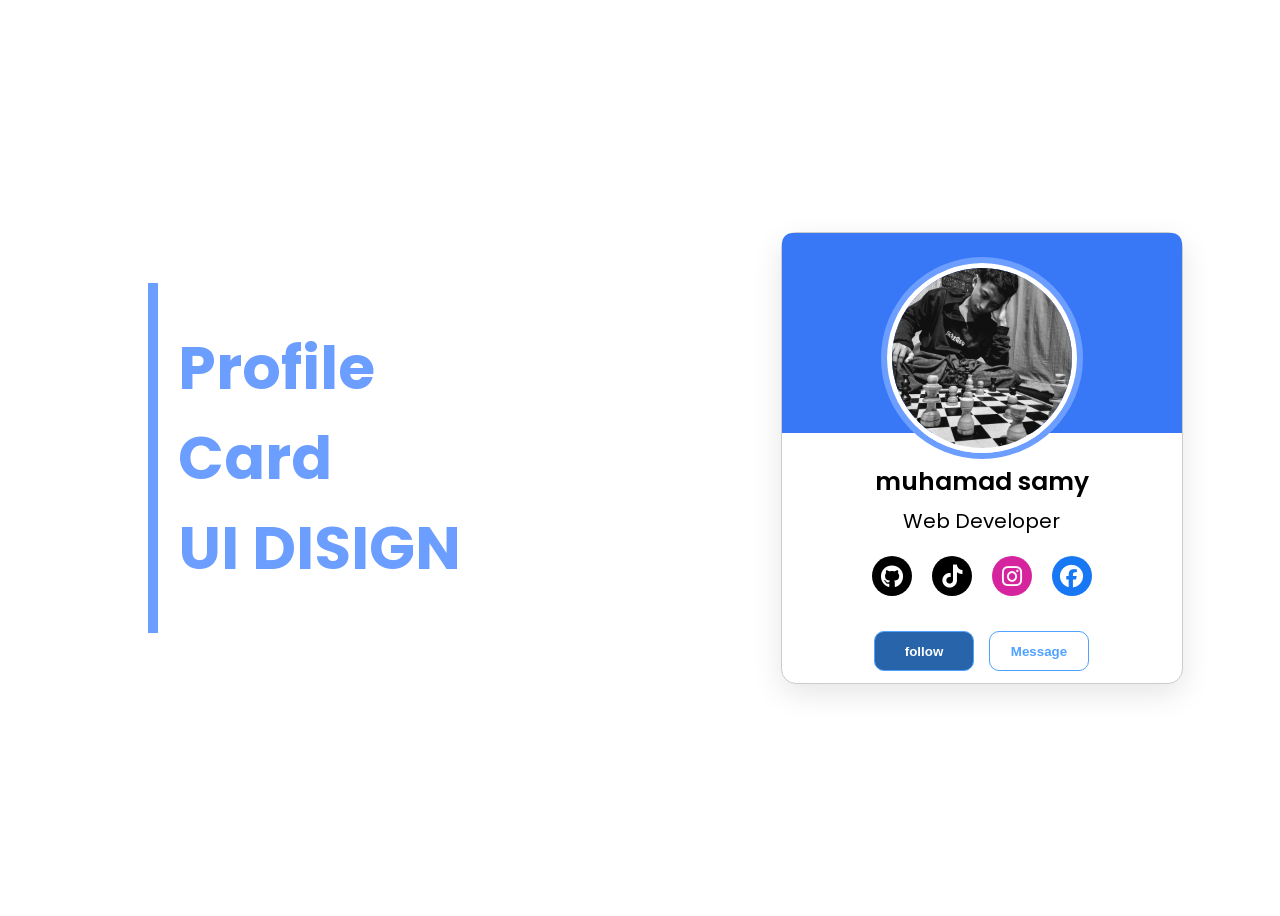
<file: index.html>
<!DOCTYPE html>
<html lang="en">
<head>
    <meta charset="UTF-8">
    <meta name="viewport" content="width=device-width, initial-scale=1.0">
    <link rel="stylesheet" href="style.css">
    <link rel="stylesheet" href="https://cdnjs.cloudflare.com/ajax/libs/font-awesome/6.4.2/css/all.min.css">
    <link rel="preconnect" href="https://fonts.googleapis.com">
    <link rel="preconnect" href="https://fonts.gstatic.com" crossorigin>
    <link href="https://fonts.googleapis.com/css2?family=Poppins:wght@400;600;700&display=swap" rel="stylesheet">
    <title>profile</title>
</head>
<body>
    
    <div class="container">

        <div class="profile-title">
            <h1>Profile <br>
                Card <br> UI DISIGN
            </h1>
        </div>

        <div class="profile-card">
            <div class="profile-image">
                <img src="saya.jpeg" alt="Profile Image">
            </div>

            <h2>muhamad samy</h2>
            <p class="job-title">Web Developer</p>

            <div class="button-group">
                <div class="social-buttons">
                    <button class="tiktok"><i class="fa-brands fa-github"></i></button>
                    <button class="tiktok"><i class="fa-brands fa-tiktok"></i></button>
                    <button class="instagram"><i class="fa-brands fa-instagram"></i></button>
                    <button class="facebook"><i class="fa-brands fa-facebook"></i></button>
                </div>
                
                <div class="action-buttons">
                    <button class="btn-follow"> follow</button>
                    <button class="btn-message">Message</button>
                </div>

            </div>

            
    </div>
</body>
</html>
</file>
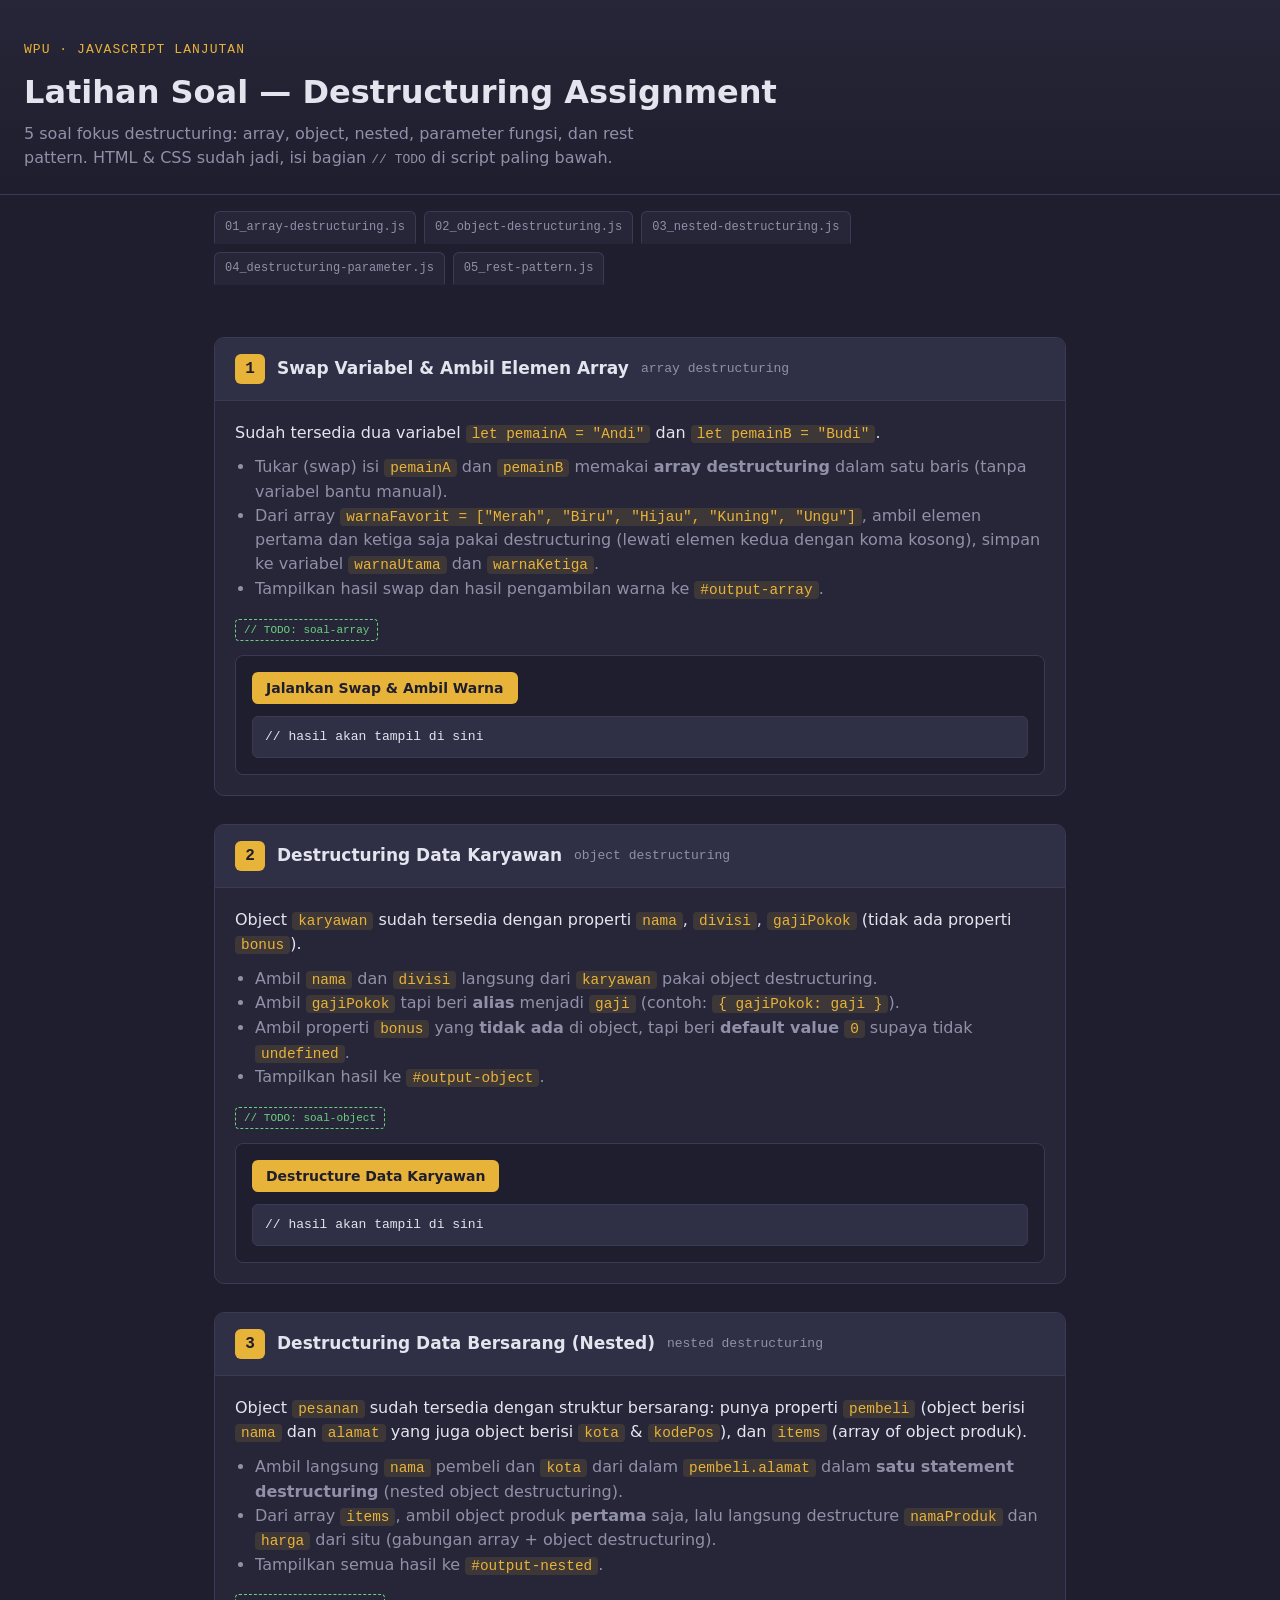
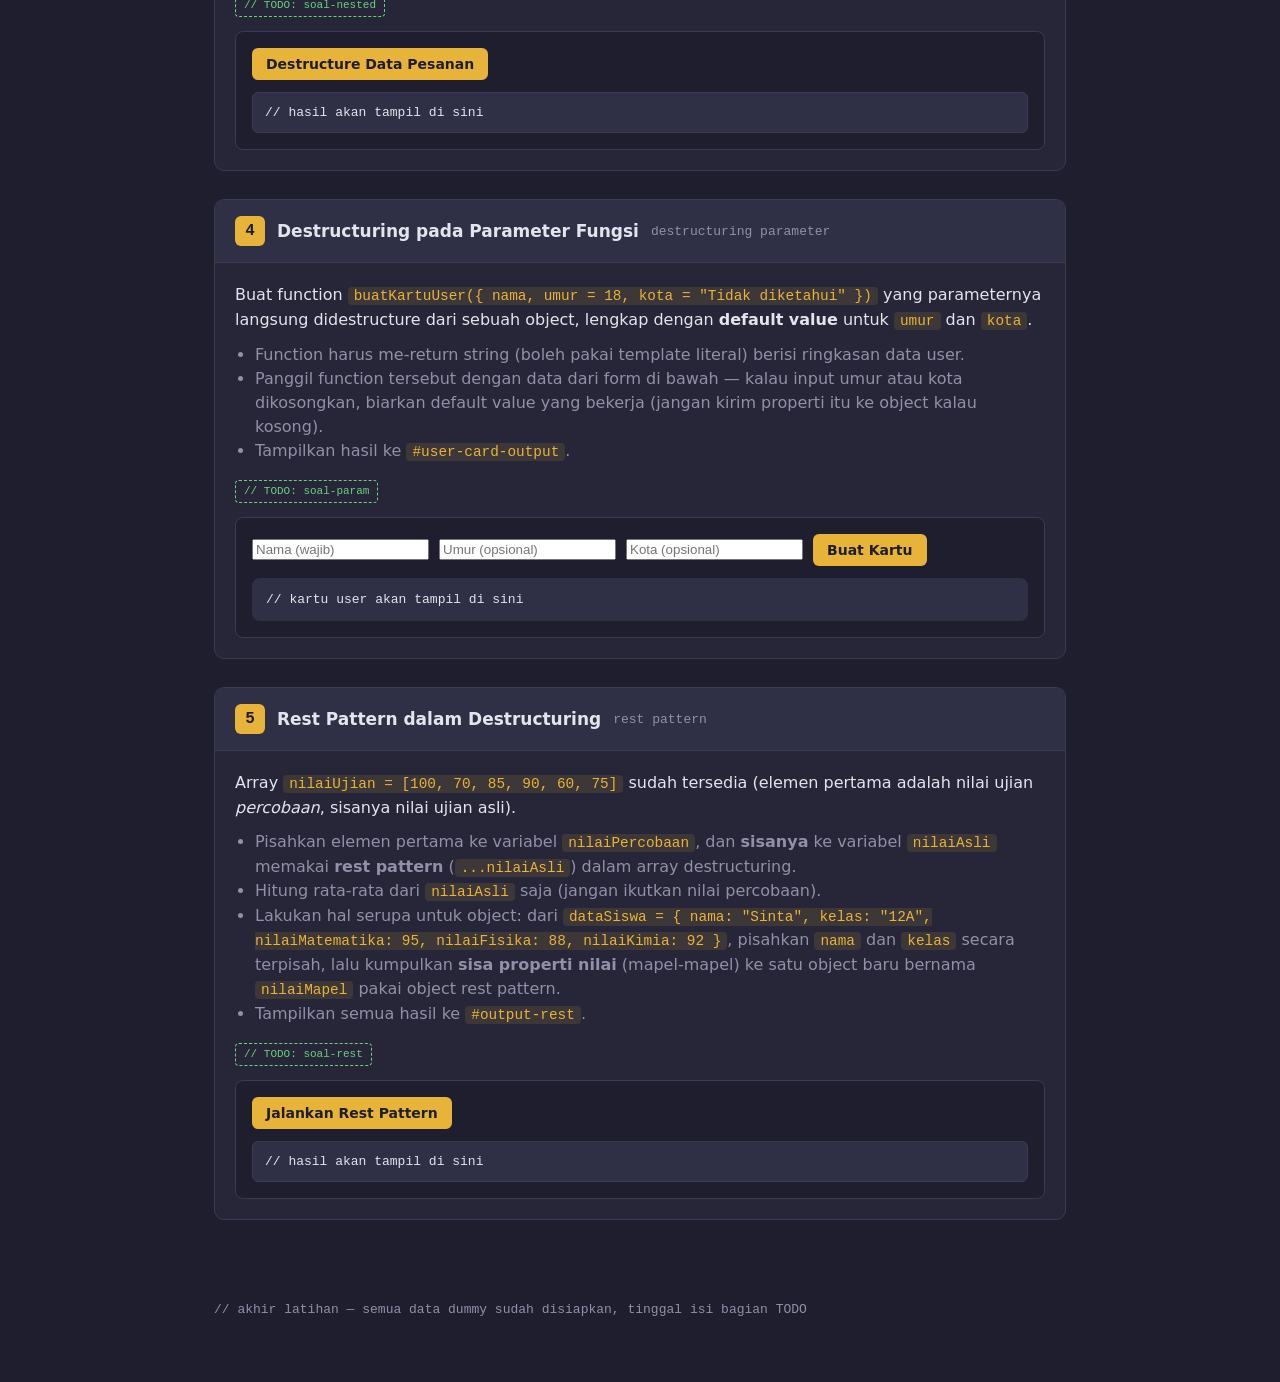
<file: latihan js lanjutan part 5/index.html>
<!DOCTYPE html>
<html lang="id">
<head>
<meta charset="UTF-8">
<meta name="viewport" content="width=device-width, initial-scale=1.0">
<title>Latihan Destructuring Assignment — JS Lanjutan</title>
<link rel="stylesheet" href="style.css">
</head>
<body>

<header>
  <div class="eyebrow">wpu · javascript lanjutan</div>
  <h1>Latihan Soal — Destructuring Assignment</h1>
  <p>5 soal fokus destructuring: array, object, nested, parameter fungsi, dan rest pattern. HTML &amp; CSS sudah jadi, isi bagian <code>// TODO</code> di script paling bawah.</p>
</header>

<nav class="filetabs">
  <a href="#soal-array">01_array-destructuring.js</a>
  <a href="#soal-object">02_object-destructuring.js</a>
  <a href="#soal-nested">03_nested-destructuring.js</a>
  <a href="#soal-param">04_destructuring-parameter.js</a>
  <a href="#soal-rest">05_rest-pattern.js</a>
</nav>

<main>

  <!-- ============ SOAL 1: ARRAY DESTRUCTURING ============ -->
  <section class="soal" id="soal-array">
    <div class="soal-head">
      <div class="soal-num">1</div>
      <h2>Swap Variabel &amp; Ambil Elemen Array</h2>
      <span class="file-icon">array destructuring</span>
    </div>
    <div class="soal-body">
      <div class="deskripsi">
        <p>Sudah tersedia dua variabel <code>let pemainA = "Andi"</code> dan <code>let pemainB = "Budi"</code>.</p>
        <ul>
          <li>Tukar (swap) isi <code>pemainA</code> dan <code>pemainB</code> memakai <b>array destructuring</b> dalam satu baris (tanpa variabel bantu manual).</li>
          <li>Dari array <code>warnaFavorit = ["Merah", "Biru", "Hijau", "Kuning", "Ungu"]</code>, ambil elemen pertama dan ketiga saja pakai destructuring (lewati elemen kedua dengan koma kosong), simpan ke variabel <code>warnaUtama</code> dan <code>warnaKetiga</code>.</li>
          <li>Tampilkan hasil swap dan hasil pengambilan warna ke <code>#output-array</code>.</li>
        </ul>
      </div>
      <span class="todo-tag">// TODO: soal-array</span>
      <div class="playground">
        <div class="row">
          <button id="btn-swap">Jalankan Swap &amp; Ambil Warna</button>
        </div>
        <div class="output-box" id="output-array">// hasil akan tampil di sini</div>
      </div>
    </div>
  </section>

  <!-- ============ SOAL 2: OBJECT DESTRUCTURING ============ -->
  <section class="soal" id="soal-object">
    <div class="soal-head">
      <div class="soal-num">2</div>
      <h2>Destructuring Data Karyawan</h2>
      <span class="file-icon">object destructuring</span>
    </div>
    <div class="soal-body">
      <div class="deskripsi">
        <p>Object <code>karyawan</code> sudah tersedia dengan properti <code>nama</code>, <code>divisi</code>, <code>gajiPokok</code> (tidak ada properti <code>bonus</code>).</p>
        <ul>
          <li>Ambil <code>nama</code> dan <code>divisi</code> langsung dari <code>karyawan</code> pakai object destructuring.</li>
          <li>Ambil <code>gajiPokok</code> tapi beri <b>alias</b> menjadi <code>gaji</code> (contoh: <code>{ gajiPokok: gaji }</code>).</li>
          <li>Ambil properti <code>bonus</code> yang <b>tidak ada</b> di object, tapi beri <b>default value</b> <code>0</code> supaya tidak <code>undefined</code>.</li>
          <li>Tampilkan hasil ke <code>#output-object</code>.</li>
        </ul>
      </div>
      <span class="todo-tag">// TODO: soal-object</span>
      <div class="playground">
        <div class="row">
          <button id="btn-object">Destructure Data Karyawan</button>
        </div>
        <div class="output-box" id="output-object">// hasil akan tampil di sini</div>
      </div>
    </div>
  </section>

  <!-- ============ SOAL 3: NESTED DESTRUCTURING ============ -->
  <section class="soal" id="soal-nested">
    <div class="soal-head">
      <div class="soal-num">3</div>
      <h2>Destructuring Data Bersarang (Nested)</h2>
      <span class="file-icon">nested destructuring</span>
    </div>
    <div class="soal-body">
      <div class="deskripsi">
        <p>Object <code>pesanan</code> sudah tersedia dengan struktur bersarang: punya properti <code>pembeli</code> (object berisi <code>nama</code> dan <code>alamat</code> yang juga object berisi <code>kota</code> &amp; <code>kodePos</code>), dan <code>items</code> (array of object produk).</p>
        <ul>
          <li>Ambil langsung <code>nama</code> pembeli dan <code>kota</code> dari dalam <code>pembeli.alamat</code> dalam <b>satu statement destructuring</b> (nested object destructuring).</li>
          <li>Dari array <code>items</code>, ambil object produk <b>pertama</b> saja, lalu langsung destructure <code>namaProduk</code> dan <code>harga</code> dari situ (gabungan array + object destructuring).</li>
          <li>Tampilkan semua hasil ke <code>#output-nested</code>.</li>
        </ul>
      </div>
      <span class="todo-tag">// TODO: soal-nested</span>
      <div class="playground">
        <div class="row">
          <button id="btn-nested">Destructure Data Pesanan</button>
        </div>
        <div class="output-box" id="output-nested">// hasil akan tampil di sini</div>
      </div>
    </div>
  </section>

  <!-- ============ SOAL 4: DESTRUCTURING PARAMETER FUNGSI ============ -->
  <section class="soal" id="soal-param">
    <div class="soal-head">
      <div class="soal-num">4</div>
      <h2>Destructuring pada Parameter Fungsi</h2>
      <span class="file-icon">destructuring parameter</span>
    </div>
    <div class="soal-body">
      <div class="deskripsi">
        <p>Buat function <code>buatKartuUser({ nama, umur = 18, kota = "Tidak diketahui" })</code> yang parameternya langsung didestructure dari sebuah object, lengkap dengan <b>default value</b> untuk <code>umur</code> dan <code>kota</code>.</p>
        <ul>
          <li>Function harus me-return string (boleh pakai template literal) berisi ringkasan data user.</li>
          <li>Panggil function tersebut dengan data dari form di bawah — kalau input umur atau kota dikosongkan, biarkan default value yang bekerja (jangan kirim properti itu ke object kalau kosong).</li>
          <li>Tampilkan hasil ke <code>#user-card-output</code>.</li>
        </ul>
      </div>
      <span class="todo-tag">// TODO: soal-param</span>
      <div class="playground">
        <div class="row">
          <input type="text" id="input-nama-user" placeholder="Nama (wajib)">
          <input type="number" id="input-umur-user" placeholder="Umur (opsional)">
          <input type="text" id="input-kota-user" placeholder="Kota (opsional)">
          <button id="btn-buat-kartu-user">Buat Kartu</button>
        </div>
        <div class="user-card" id="user-card-output">// kartu user akan tampil di sini</div>
      </div>
    </div>
  </section>

  <!-- ============ SOAL 5: REST PATTERN ============ -->
  <section class="soal" id="soal-rest">
    <div class="soal-head">
      <div class="soal-num">5</div>
      <h2>Rest Pattern dalam Destructuring</h2>
      <span class="file-icon">rest pattern</span>
    </div>
    <div class="soal-body">
      <div class="deskripsi">
        <p>Array <code>nilaiUjian = [100, 70, 85, 90, 60, 75]</code> sudah tersedia (elemen pertama adalah nilai ujian <i>percobaan</i>, sisanya nilai ujian asli).</p>
        <ul>
          <li>Pisahkan elemen pertama ke variabel <code>nilaiPercobaan</code>, dan <b>sisanya</b> ke variabel <code>nilaiAsli</code> memakai <b>rest pattern</b> (<code>...nilaiAsli</code>) dalam array destructuring.</li>
          <li>Hitung rata-rata dari <code>nilaiAsli</code> saja (jangan ikutkan nilai percobaan).</li>
          <li>Lakukan hal serupa untuk object: dari <code>dataSiswa = { nama: "Sinta", kelas: "12A", nilaiMatematika: 95, nilaiFisika: 88, nilaiKimia: 92 }</code>, pisahkan <code>nama</code> dan <code>kelas</code> secara terpisah, lalu kumpulkan <b>sisa properti nilai</b> (mapel-mapel) ke satu object baru bernama <code>nilaiMapel</code> pakai object rest pattern.</li>
          <li>Tampilkan semua hasil ke <code>#output-rest</code>.</li>
        </ul>
      </div>
      <span class="todo-tag">// TODO: soal-rest</span>
      <div class="playground">
        <div class="row">
          <button id="btn-rest">Jalankan Rest Pattern</button>
        </div>
        <div class="output-box" id="output-rest">// hasil akan tampil di sini</div>
      </div>
    </div>
  </section>

</main>

<footer>// akhir latihan — semua data dummy sudah disiapkan, tinggal isi bagian TODO</footer>

<script src="script.js"></script>
</body>
</html>
</file>
<file: style.css>
body{
    font-family: 'Poppins', sans-serif;
    background-color: white;
}
.container{
    display: flex;
    justify-content: center;
    align-items: center;
    height: 100vh;
    gap: 170px;

}

.profile-title{

    font-size:30px;
    line-height: 1.5;
    border-left: 10px solid #6c9eff;
    margin-left: 50px;
    padding-left: 20px;
    color: #6c9eff;
    transition: transform 0.3s ease, box-shadow 0.3s ease;
}

.profile-title:hover{
    color: #2d66d8;
    transform: translatey(-5px);
    border-color: #2d66d8;
}


.profile-card{
    margin-left: 150px;
    border: 1px solid #ccc;
    display: flex;
    flex-direction: column;
    text-align: center;
    align-items: center;
    width: 400px;
    height: 450px;
    border-radius: 15px;
    background-color: white;
    box-shadow: 0 10px 30px  rgba(0, 0, 0, 0.1);
    transition: transform 0.3s ease, box-shadow 0.3s ease;
}

.profile-card:hover {
   
    transform: translateY(-10px);
    box-shadow: 0 20px 40px rgba(0, 0, 0, 0.15);
}

.profile-card:hover .profile-image{
    background-color:#6c9eff;
    
}

.profile-image{
   background-color:   #3878f7;
   width: 400px;
   height: 200px;
   border-top-left-radius: 10px; 
   border-top-right-radius: 10px;
  
}

img{
   margin-top: 30px;
    width: 180px;
    height: 180px;
    border-radius: 50%;
    border: 5px solid #ffffff;
    object-fit: cover;
    box-shadow: 0 0 0 6px #6c9eff;

}

h2{
    font-size: 25px;
    font-weight: 600;
    margin: 30px 0px 5px 0px;
}

.job-title{
    font-size: 20px;
    margin-top: 0px;
}

.button-group{
    display: flex;
    gap: 15px;
    flex-direction: column;
}

button{
    width: 40px;
    height: 40px;
    border-radius: 50%;
    border: none;
    cursor: pointer;
}

.social-buttons{
    display: flex;
    justify-content: center;
    gap: 20px;
   margin-bottom: 20px;
}
button i{
    font-size: 23px;
}

button:hover{
    background-color: #6c9eff;
    color: #080202;
}



.fa-brands{
    color: white;
}
.facebook{
    background-color: #1877f2;
}

.tiktok{
    background-color: black;
}

.instagram{
    background-color: #d6249f;
}

.action-buttons{
    display: flex;
    justify-content: center;
    text-align: center;
    gap: 15px; 
    
}

.action-buttons button{
    width: 100px;
    height: 40px;
    font-weight: bold;
    border-radius: 10px;
    cursor: pointer;
    transition: all 0.3s ease;
    border: 1px solid #4fa2ff;
}

.btn-follow{
    background-color: #2764aa;
    color: white;
}

.btn-message{
    background-color: transparent;
    color: #4fa2ff;
}
</file>
<file: latihan js lanjutan part 5/style.css>
:root{
    --bg: #1e1e2e;
    --surface: #262638;
    --surface-2: #2f2f45;
    --border: #3a3a54;
    --text: #e4e4ef;
    --muted: #9090a8;
    --accent: #e8b339;
    --accent-soft: rgba(232,179,57,0.12);
    --green: #6bcf7f;
    --red: #e85d75;
    --mono: 'JetBrains Mono', 'Fira Code', ui-monospace, Menlo, Consolas, monospace;
    --sans: 'Inter', system-ui, -apple-system, sans-serif;
  }

  *{ box-sizing: border-box; }

  body{
    margin:0;
    background: var(--bg);
    color: var(--text);
    font-family: var(--sans);
    line-height: 1.5;
    padding-bottom: 80px;
  }

  header{
    padding: 40px 24px 24px;
    border-bottom: 1px solid var(--border);
    background: linear-gradient(180deg, var(--surface), var(--bg));
  }

  header .eyebrow{
    font-family: var(--mono);
    color: var(--accent);
    font-size: 13px;
    letter-spacing: 0.08em;
    text-transform: uppercase;
  }

  header h1{
    margin: 8px 0 6px;
    font-size: clamp(22px, 4vw, 32px);
  }

  header p{
    color: var(--muted);
    max-width: 640px;
    margin: 0;
  }

  nav.filetabs{
    display:flex;
    flex-wrap: wrap;
    gap: 8px;
    padding: 16px 24px;
    max-width: 900px;
    margin: 0 auto;
  }

  nav.filetabs a{
    font-family: var(--mono);
    font-size: 12px;
    color: var(--muted);
    text-decoration: none;
    background: var(--surface);
    border: 1px solid var(--border);
    padding: 6px 10px;
    border-radius: 6px 6px 0 0;
    border-bottom: 2px solid transparent;
  }
  nav.filetabs a:hover{ color: var(--accent); border-bottom-color: var(--accent); }

  main{
    max-width: 900px;
    margin: 0 auto;
    padding: 8px 24px 40px;
  }

  section.soal{
    background: var(--surface);
    border: 1px solid var(--border);
    border-radius: 10px;
    margin-top: 28px;
    overflow: hidden;
    scroll-margin-top: 20px;
  }

  .soal-head{
    display:flex;
    align-items:center;
    gap: 12px;
    padding: 16px 20px;
    background: var(--surface-2);
    border-bottom: 1px solid var(--border);
  }

  .soal-num{
    font-family: var(--mono);
    color: var(--bg);
    background: var(--accent);
    width: 30px; height: 30px;
    border-radius: 6px;
    display:flex; align-items:center; justify-content:center;
    font-weight: 700;
    flex-shrink: 0;
  }

  .soal-head h2{ margin: 0; font-size: 17px; }
  .soal-head .file-icon{ font-size: 13px; color: var(--muted); font-family: var(--mono); }

  .soal-body{ padding: 20px; }

  .deskripsi{ margin-bottom: 14px; }
  .deskripsi p{ margin: 0 0 10px; }
  .deskripsi ul{ margin: 8px 0; padding-left: 20px; color: var(--muted); }
  .deskripsi code{
    font-family: var(--mono);
    background: var(--accent-soft);
    color: var(--accent);
    padding: 1px 6px;
    border-radius: 4px;
    font-size: 0.9em;
  }

  .todo-tag{
    display:inline-block;
    font-family: var(--mono);
    font-size: 11px;
    color: var(--green);
    border: 1px dashed var(--green);
    padding: 2px 8px;
    border-radius: 4px;
    margin-bottom: 14px;
  }

  .playground{
    background: var(--bg);
    border: 1px solid var(--border);
    border-radius: 8px;
    padding: 16px;
  }

  button{
    font-family: var(--sans);
    font-size: 14px;
    background: var(--accent);
    color: #1e1e2e;
    border: none;
    padding: 8px 14px;
    border-radius: 6px;
    cursor: pointer;
    font-weight: 600;
  }
  button.secondary{
    background: var(--surface-2);
    color: var(--text);
    border: 1px solid var(--border);
  }
  button:hover{ filter: brightness(1.08); }

  .row{ display:flex; gap: 10px; flex-wrap: wrap; align-items:center; margin-bottom: 12px; }

  .output-box{
    font-family: var(--mono);
    font-size: 13px;
    background: var(--surface-2);
    border: 1px solid var(--border);
    border-radius: 6px;
    padding: 10px 12px;
    margin-top: 10px;
    white-space: pre-wrap;
    min-height: 20px;
  }

  .muted{ color: var(--muted); }

  /* soal 1: swap & ambil elemen array */
  #swap-before, #swap-after{ font-family: var(--mono); }

  /* soal 4: kartu user hasil destructuring parameter */
  .user-card{
    background: var(--surface-2);
    border-radius: 8px;
    padding: 12px 14px;
    margin-top: 10px;
    font-family: var(--mono);
    font-size: 13px;
  }

  footer{
    max-width: 900px;
    margin: 40px auto 0;
    padding: 0 24px;
    color: var(--muted);
    font-size: 13px;
    font-family: var(--mono);
  }
</file>
